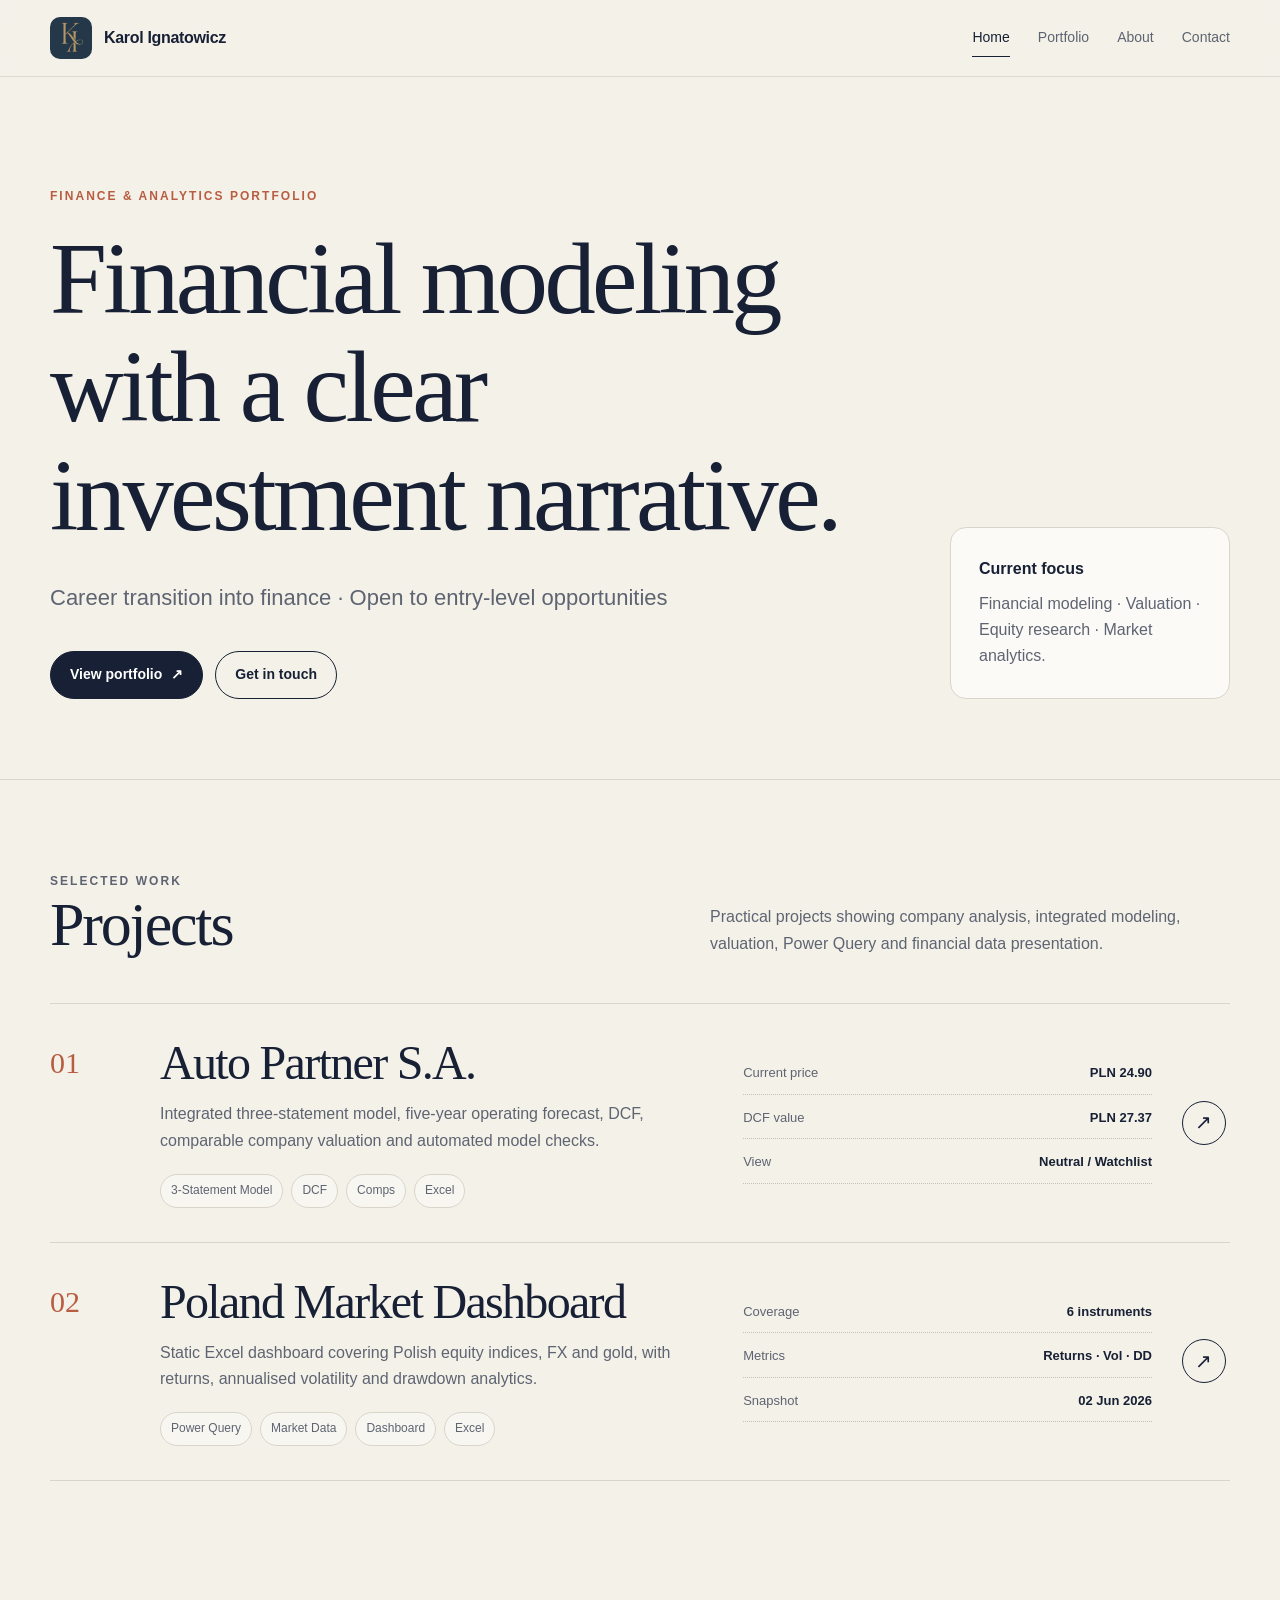
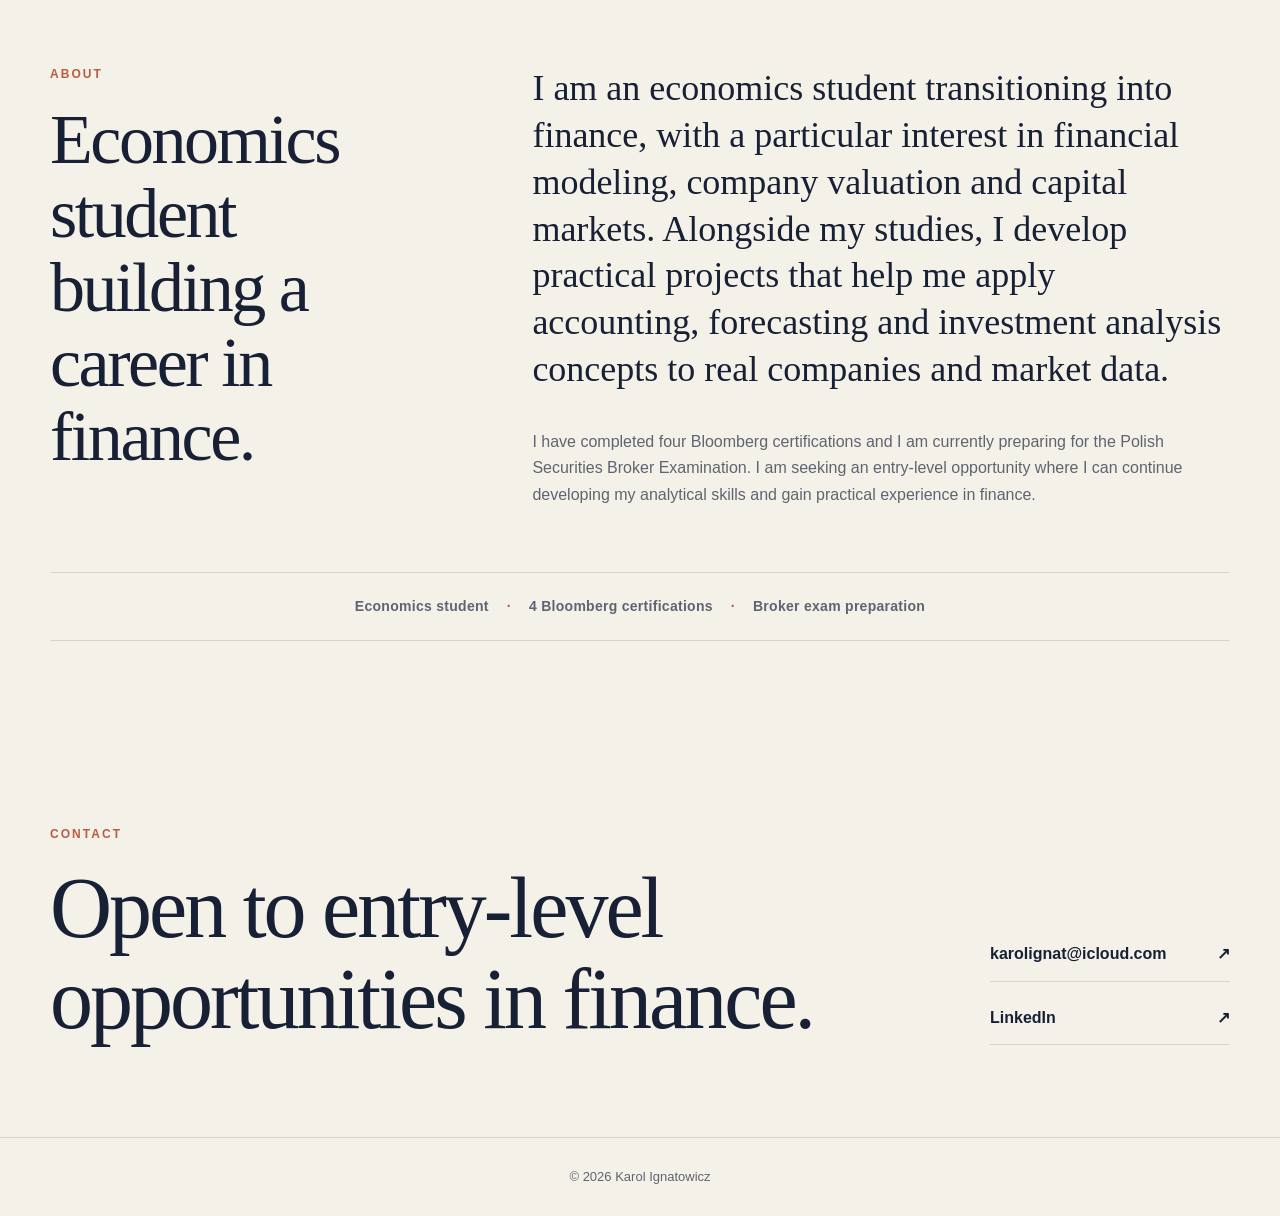
<file: index.html>
<!doctype html>
<html lang="en">
<head>
  <meta charset="utf-8">
  <meta name="viewport" content="width=device-width, initial-scale=1">
  <meta name="description" content="Karol Ignatowicz — financial modeling, valuation and market analytics portfolio.">
  <meta name="theme-color" content="#f4f1e9">
  <title>Karol Ignatowicz — Financial Analysis</title>
  <link rel="icon" href="assets/monogram.svg" type="image/svg+xml">
  <link rel="stylesheet" href="styles.css">
</head>
<body>
<a class="skip-link" href="#main">Skip to content</a>
<header class="site-header">
  <div class="container nav">
    <a class="brand" href="index.html" aria-label="Karol Ignatowicz home"><img class="brand-logo" src="assets/monogram.svg" alt=""><span>Karol Ignatowicz</span></a>
    <button class="menu-button" type="button" aria-expanded="false" aria-controls="site-nav">Menu</button>
    <nav class="nav-links" id="site-nav" aria-label="Primary navigation">
      <a aria-current="page" href="index.html">Home</a>
      <a href="portfolio.html">Portfolio</a>
      <a href="#about">About</a>
      <a href="#contact">Contact</a>
    </nav>
  </div>
</header>
<main id="main">
  <section class="hero">
    <div class="container">
      <div class="hero-grid">
        <div>
          <p class="eyebrow">FINANCE & ANALYTICS PORTFOLIO</p>
          <h1>Financial modeling with a clear investment narrative.</h1>
          <p class="lead">Career transition into finance · Open to entry-level opportunities</p>
          <div class="hero-actions">
            <a class="button primary" href="portfolio.html">View portfolio <span aria-hidden="true">↗</span></a>
            <a class="button secondary" href="#contact">Get in touch</a>
          </div>
        </div>
        <aside class="hero-note">
          <strong>Current focus</strong>
          <p>Financial modeling · Valuation · Equity research · Market analytics.</p>
        </aside>
      </div>
      
    </div>
  </section>

  <section class="section" id="projects">
    <div class="container">
      <div class="section-head">
        <div><p class="eyebrow">Selected work</p><h2>Projects</h2></div>
        <p>Practical projects showing company analysis, integrated modeling, valuation, Power Query and financial data presentation.</p>
      </div>
      <div class="project-list">
        <a class="project-row" href="auto-partner.html">
          <div class="project-index">01</div>
          <div>
            <h3>Auto Partner S.A.</h3>
            <p>Integrated three-statement model, five-year operating forecast, DCF, comparable company valuation and automated model checks.</p>
            <div class="tags"><span class="tag">3-Statement Model</span><span class="tag">DCF</span><span class="tag">Comps</span><span class="tag">Excel</span></div>
          </div>
          <div class="project-data">
            <div class="data-line"><span>Current price</span><strong>PLN 24.90</strong></div>
            <div class="data-line"><span>DCF value</span><strong>PLN 27.37</strong></div>
            <div class="data-line"><span>View</span><strong>Neutral / Watchlist</strong></div>
          </div>
          <span class="arrow" aria-hidden="true">↗</span>
        </a>
        <a class="project-row" href="market-dashboard.html">
          <div class="project-index">02</div>
          <div>
            <h3>Poland Market Dashboard</h3>
            <p>Static Excel dashboard covering Polish equity indices, FX and gold, with returns, annualised volatility and drawdown analytics.</p>
            <div class="tags"><span class="tag">Power Query</span><span class="tag">Market Data</span><span class="tag">Dashboard</span><span class="tag">Excel</span></div>
          </div>
          <div class="project-data">
            <div class="data-line"><span>Coverage</span><strong>6 instruments</strong></div>
            <div class="data-line"><span>Metrics</span><strong>Returns · Vol · DD</strong></div>
            <div class="data-line"><span>Snapshot</span><strong>02 Jun 2026</strong></div>
          </div>
          <span class="arrow" aria-hidden="true">↗</span>
        </a>
      </div>
    </div>
  </section>

  <section class="section" id="about">
    <div class="container about-grid">
      <div><p class="eyebrow">About</p><h2>Economics student building a career in finance.</h2></div>
      <div>
        <div class="about-copy"><p>I am an economics student transitioning into finance, with a particular interest in financial modeling, company valuation and capital markets. Alongside my studies, I develop practical projects that help me apply accounting, forecasting and investment analysis concepts to real companies and market data.</p></div>
        <p class="about-small"> I have completed four Bloomberg certifications and I am currently
        preparing for the Polish Securities Broker Examination. I am seeking an
        entry-level opportunity where I can continue developing my analytical
        skills and gain practical experience in finance.</p>
      </div>
    </div>
      <div class="container about-facts" aria-label="Education and development">
    <span>Economics student</span>
    <span>4 Bloomberg certifications</span>
    <span>Broker exam preparation</span>
  </div>
</section>



  <section class="section" id="contact">
    <div class="container contact">
      <div><p class="eyebrow">Contact</p><h2>Open to entry-level opportunities in finance.</h2></div>
      <div class="contact-links">
        <a class="contact-link" href="mailto:karolignat@icloud.com">
  <span>karolignat@icloud.com</span>
  <span>↗</span>
</a>
       
        <a
  class="contact-link"
  href="https://www.linkedin.com/in/karol-ignatowicz-835a3831b"
  target="_blank"
  rel="noreferrer"
>
  <span>LinkedIn</span>
  <span>↗</span>
</a>
      </div>
    </div>
  </section>
</main>
<footer class="site-footer">
  <div class="container footer-row">
    <span>© <span data-year></span> Karol Ignatowicz</span>
  </div>
</footer>
<script src="script.js"></script>
</body>
</html>
</file>
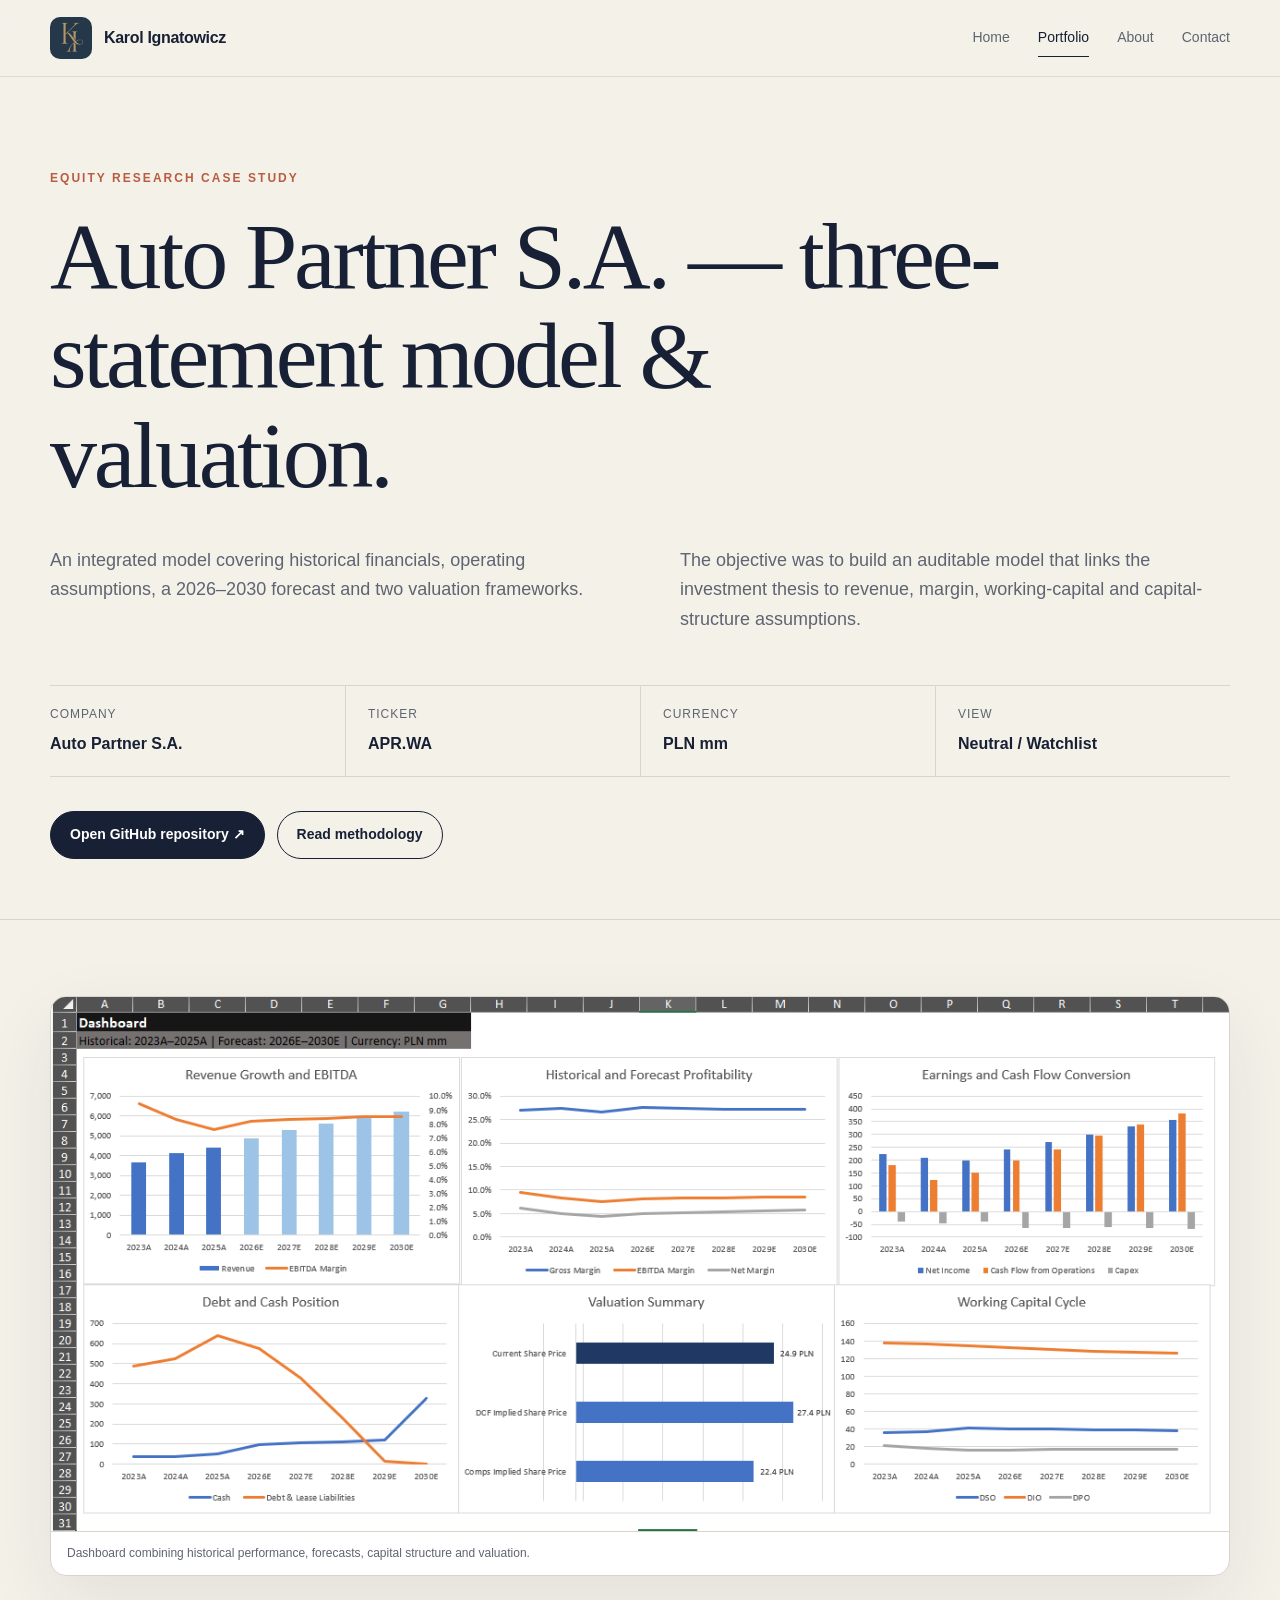
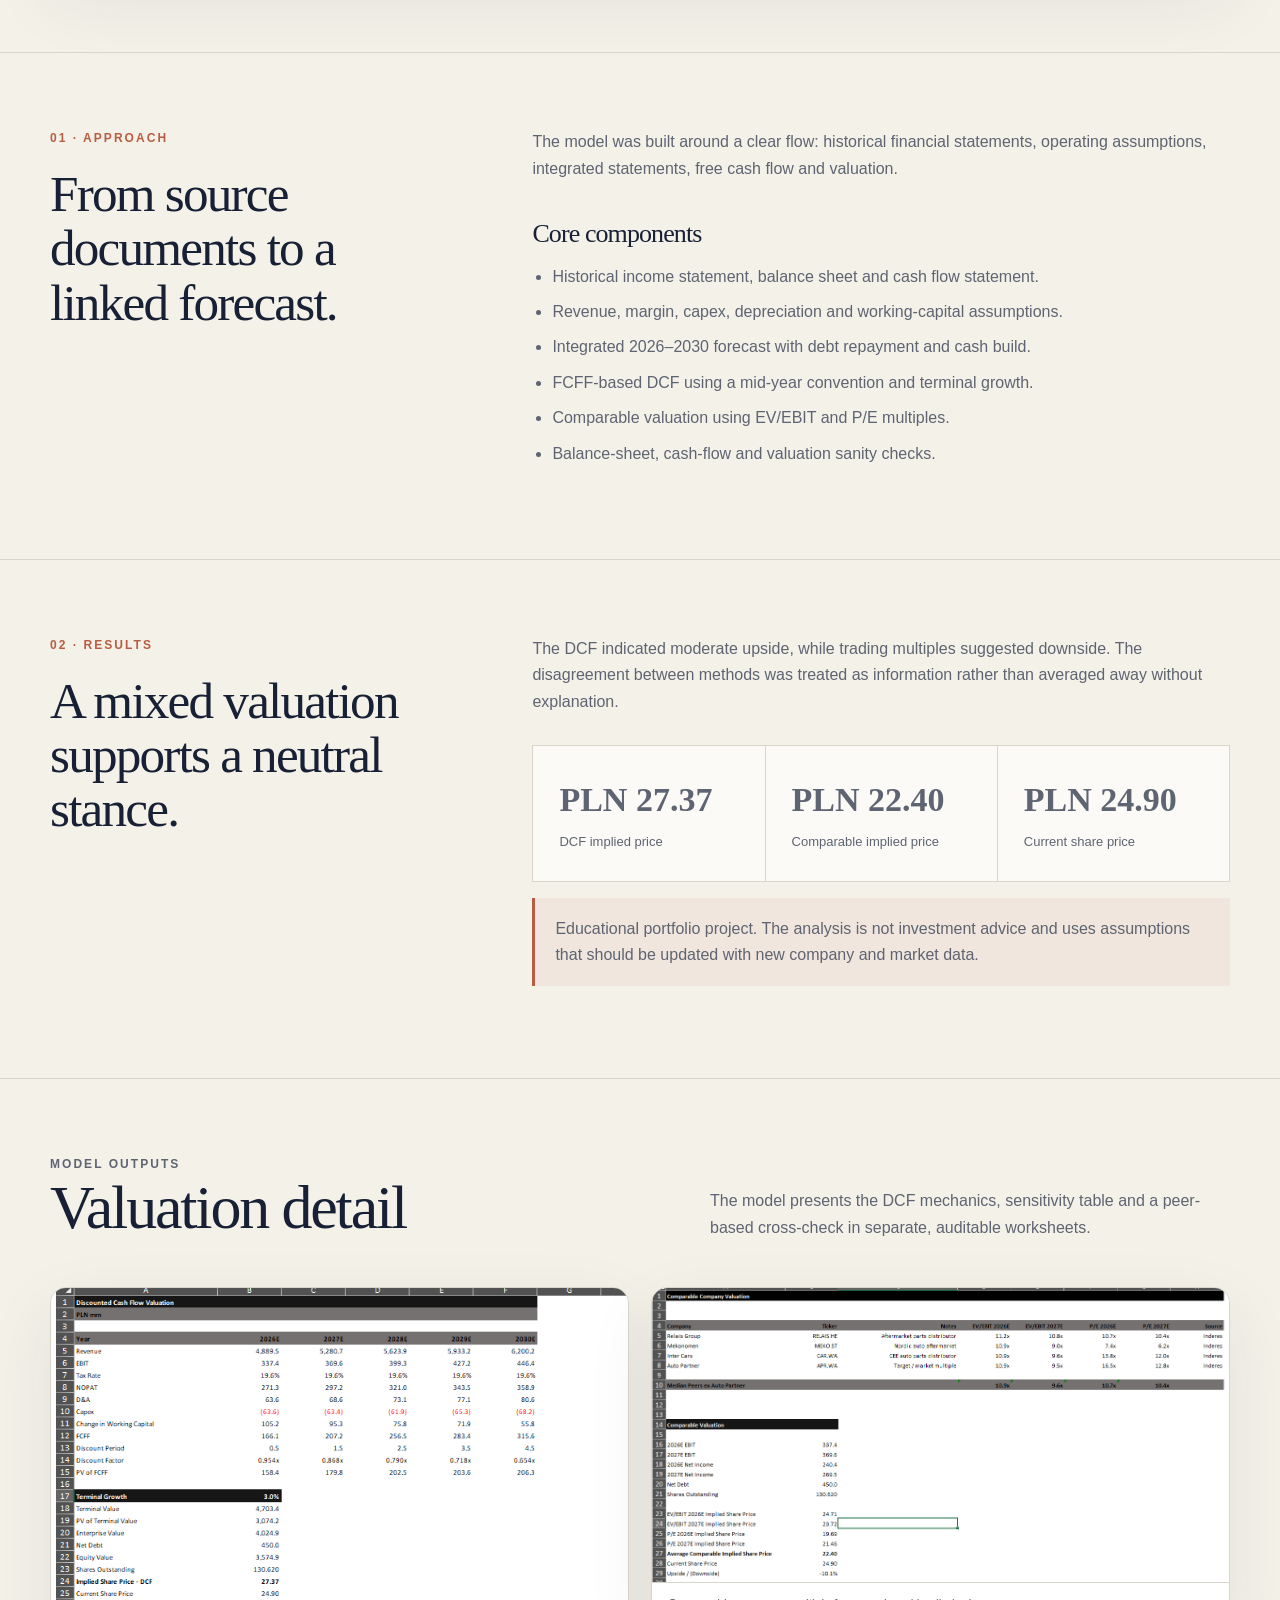
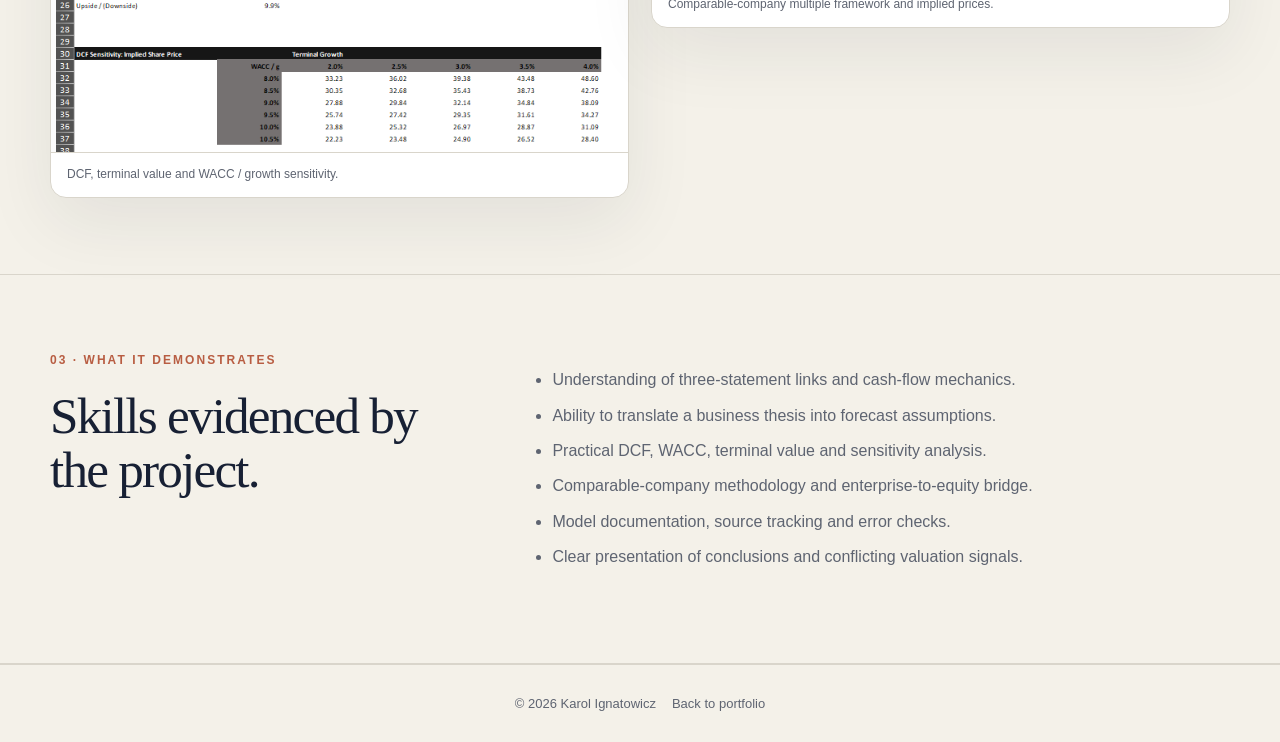
<file: auto-partner.html>
<!doctype html>
<html lang="en">
<head><meta charset="utf-8"><meta name="viewport" content="width=device-width, initial-scale=1"><meta name="description" content="Auto Partner S.A. three-statement model and valuation case study."><title>Auto Partner S.A. — Karol Ignatowicz</title><link rel="icon" href="assets/monogram.svg" type="image/svg+xml"><link rel="stylesheet" href="styles.css"></head>
<body>
<a class="skip-link" href="#main">Skip to content</a>
<header class="site-header"><div class="container nav"><a class="brand" href="index.html"><img class="brand-logo" src="assets/monogram.svg" alt=""><span>Karol Ignatowicz</span></a><button class="menu-button" type="button" aria-expanded="false" aria-controls="site-nav">Menu</button><nav class="nav-links" id="site-nav"><a href="index.html">Home</a><a aria-current="page" href="portfolio.html">Portfolio</a><a href="index.html#about">About</a><a href="index.html#contact">Contact</a></nav></div></header>
<main id="main">
<section class="page-hero"><div class="container"><p class="eyebrow">Equity research case study</p><h1>Auto Partner S.A. — three-statement model & valuation.</h1><div class="page-intro"><p>An integrated model covering historical financials, operating assumptions, a 2026–2030 forecast and two valuation frameworks.</p><p>The objective was to build an auditable model that links the investment thesis to revenue, margin, working-capital and capital-structure assumptions.</p></div><div class="case-meta"><div><span>Company</span><strong>Auto Partner S.A.</strong></div><div><span>Ticker</span><strong>APR.WA</strong></div><div><span>Currency</span><strong>PLN mm</strong></div><div><span>View</span><strong>Neutral / Watchlist</strong></div></div><div class="project-actions"><a class="button primary" href="https://github.com/IgnatowiczKarol/auto-partner-statement-model" target="_blank" rel="noreferrer">Open GitHub repository ↗</a><a class="button secondary" href="#methodology">Read methodology</a></div></div></section>
<section class="case-section"><div class="container"><div class="visual-frame"><img src="assets/auto-partner-dashboard.png" alt="Auto Partner financial model dashboard showing revenue, profitability, cash flow, debt and valuation"><div class="visual-caption">Dashboard combining historical performance, forecasts, capital structure and valuation.</div></div></div></section>
<section class="case-section" id="methodology"><div class="container case-grid"><div><p class="eyebrow">01 · Approach</p><h2>From source documents to a linked forecast.</h2></div><div class="case-copy"><p>The model was built around a clear flow: historical financial statements, operating assumptions, integrated statements, free cash flow and valuation.</p><h3>Core components</h3><ul class="clean-list"><li>Historical income statement, balance sheet and cash flow statement.</li><li>Revenue, margin, capex, depreciation and working-capital assumptions.</li><li>Integrated 2026–2030 forecast with debt repayment and cash build.</li><li>FCFF-based DCF using a mid-year convention and terminal growth.</li><li>Comparable valuation using EV/EBIT and P/E multiples.</li><li>Balance-sheet, cash-flow and valuation sanity checks.</li></ul></div></div></section>
<section class="case-section"><div class="container case-grid"><div><p class="eyebrow">02 · Results</p><h2>A mixed valuation supports a neutral stance.</h2></div><div class="case-copy"><p>The DCF indicated moderate upside, while trading multiples suggested downside. The disagreement between methods was treated as information rather than averaged away without explanation.</p><div class="result-strip"><div class="result"><strong>PLN 27.37</strong><span>DCF implied price</span></div><div class="result"><strong>PLN 22.40</strong><span>Comparable implied price</span></div><div class="result"><strong>PLN 24.90</strong><span>Current share price</span></div></div><p class="notice">Educational portfolio project. The analysis is not investment advice and uses assumptions that should be updated with new company and market data.</p></div></div></section>
<section class="case-section"><div class="container"><div class="section-head"><div><p class="eyebrow">Model outputs</p><h2>Valuation detail</h2></div><p>The model presents the DCF mechanics, sensitivity table and a peer-based cross-check in separate, auditable worksheets.</p></div><div class="gallery"><div class="visual-frame"><img src="assets/auto-partner-dcf.png" alt="Discounted cash flow valuation and sensitivity table"><div class="visual-caption">DCF, terminal value and WACC / growth sensitivity.</div></div><div class="visual-frame"><img src="assets/auto-partner-comps.png" alt="Comparable company valuation using EV EBIT and price earnings multiples"><div class="visual-caption">Comparable-company multiple framework and implied prices.</div></div></div></div></section>
<section class="case-section"><div class="container case-grid"><div><p class="eyebrow">03 · What it demonstrates</p><h2>Skills evidenced by the project.</h2></div><div class="case-copy"><ul class="clean-list"><li>Understanding of three-statement links and cash-flow mechanics.</li><li>Ability to translate a business thesis into forecast assumptions.</li><li>Practical DCF, WACC, terminal value and sensitivity analysis.</li><li>Comparable-company methodology and enterprise-to-equity bridge.</li><li>Model documentation, source tracking and error checks.</li><li>Clear presentation of conclusions and conflicting valuation signals.</li></ul></div></div></section>
</main><footer class="site-footer"><div class="container footer-row"><span>© <span data-year></span> Karol Ignatowicz</span><a href="portfolio.html">Back to portfolio</a></div></footer><script src="script.js"></script>
</body></html>
</file>
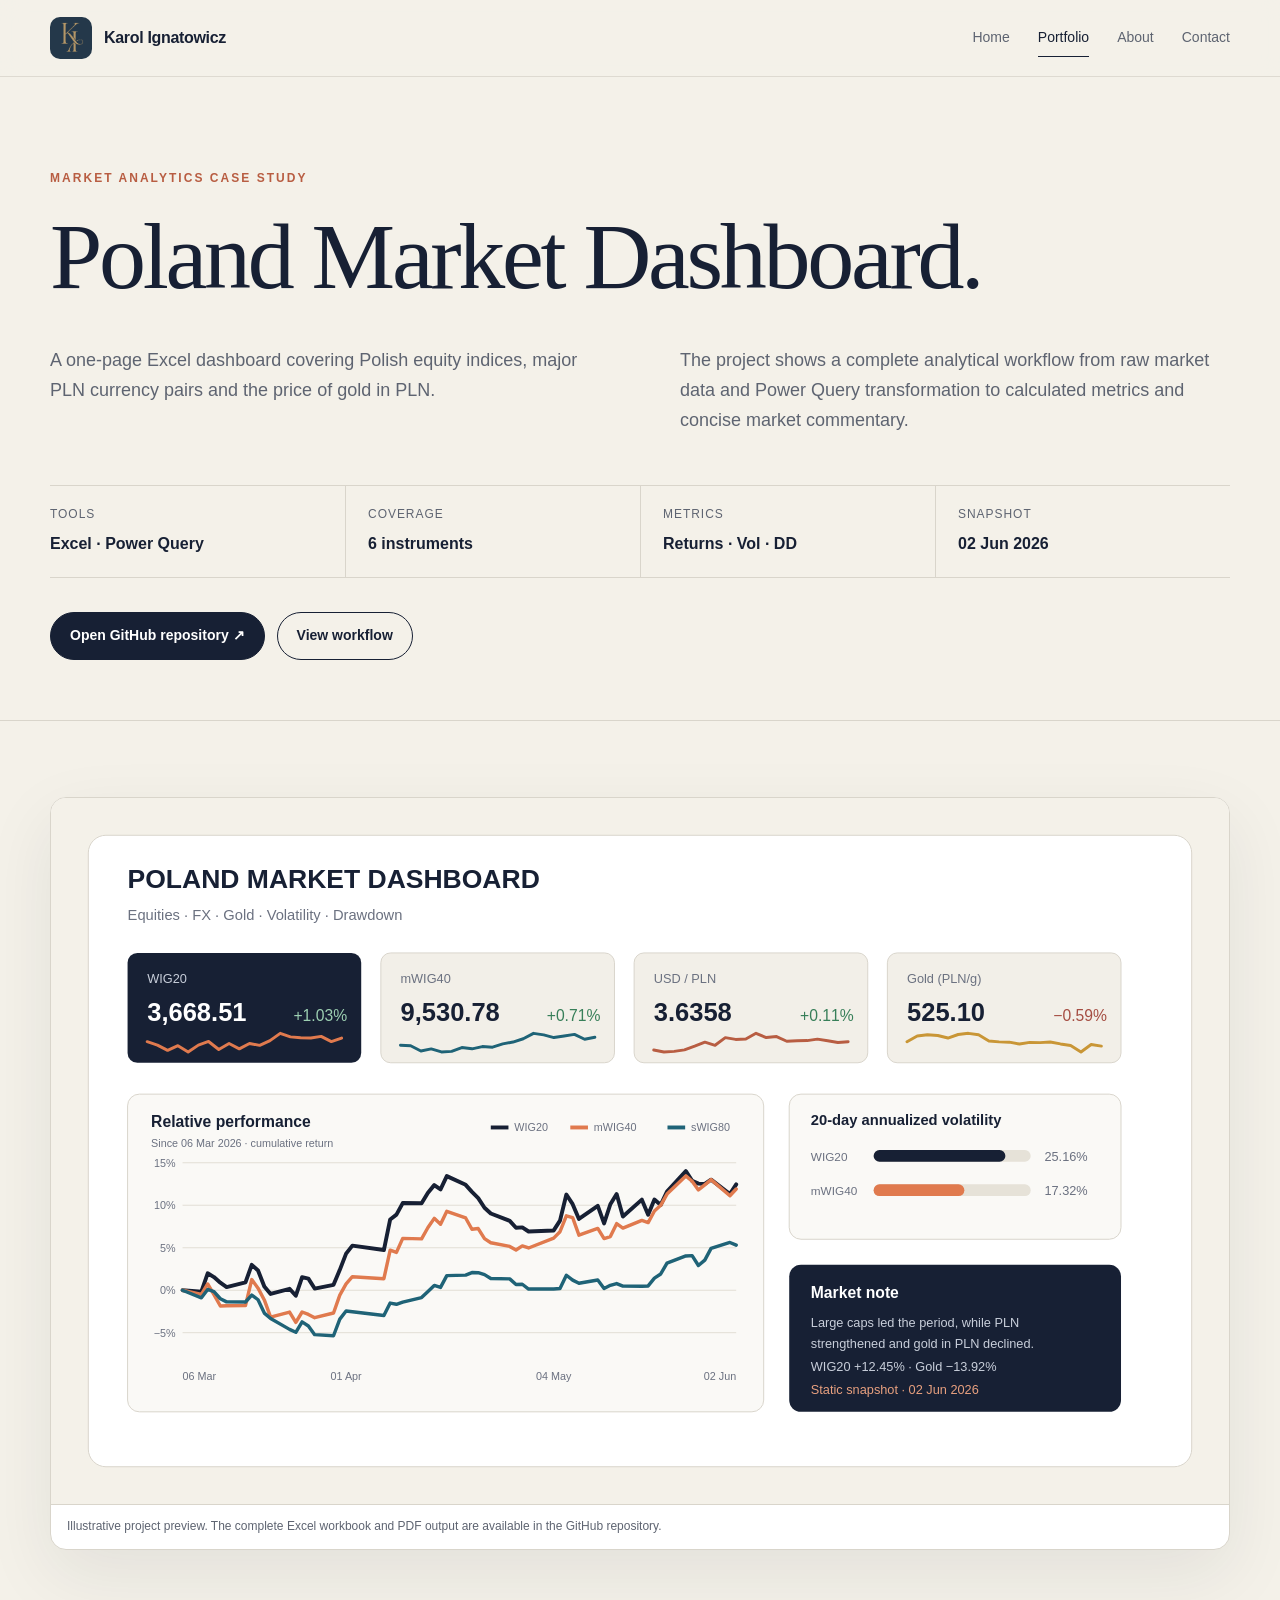
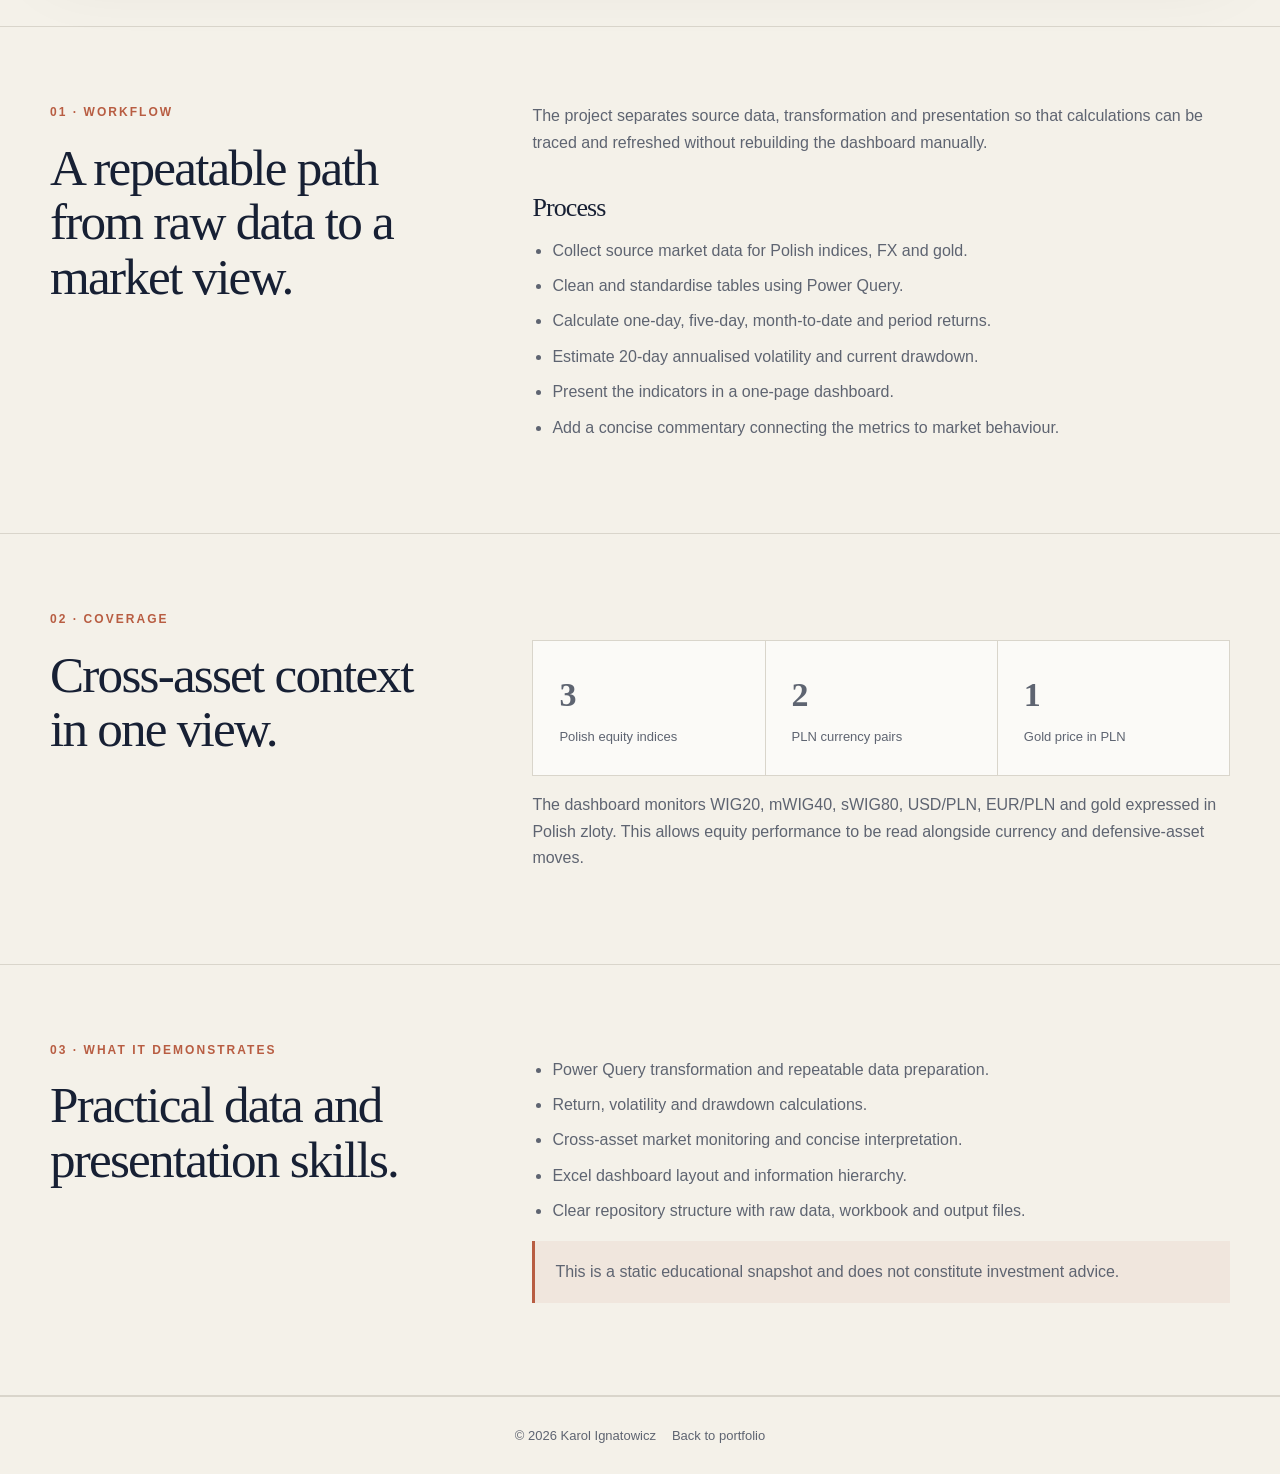
<file: market-dashboard.html>
<!doctype html>
<html lang="en">
<head><meta charset="utf-8"><meta name="viewport" content="width=device-width, initial-scale=1"><meta name="description" content="Poland Market Dashboard — Excel and Power Query case study."><title>Poland Market Dashboard — Karol Ignatowicz</title><link rel="icon" href="assets/monogram.svg" type="image/svg+xml"><link rel="stylesheet" href="styles.css"></head>
<body>
<a class="skip-link" href="#main">Skip to content</a>
<header class="site-header"><div class="container nav"><a class="brand" href="index.html"><img class="brand-logo" src="assets/monogram.svg" alt=""><span>Karol Ignatowicz</span></a><button class="menu-button" type="button" aria-expanded="false" aria-controls="site-nav">Menu</button><nav class="nav-links" id="site-nav"><a href="index.html">Home</a><a aria-current="page" href="portfolio.html">Portfolio</a><a href="index.html#about">About</a><a href="index.html#contact">Contact</a></nav></div></header>
<main id="main">
<section class="page-hero"><div class="container"><p class="eyebrow">Market analytics case study</p><h1>Poland Market Dashboard.</h1><div class="page-intro"><p>A one-page Excel dashboard covering Polish equity indices, major PLN currency pairs and the price of gold in PLN.</p><p>The project shows a complete analytical workflow from raw market data and Power Query transformation to calculated metrics and concise market commentary.</p></div><div class="case-meta"><div><span>Tools</span><strong>Excel · Power Query</strong></div><div><span>Coverage</span><strong>6 instruments</strong></div><div><span>Metrics</span><strong>Returns · Vol · DD</strong></div><div><span>Snapshot</span><strong>02 Jun 2026</strong></div></div><div class="project-actions"><a class="button primary" href="https://github.com/IgnatowiczKarol/poland-market-dashboard" target="_blank" rel="noreferrer">Open GitHub repository ↗</a><a class="button secondary" href="#workflow">View workflow</a></div></div></section>
<section class="case-section"><div class="container"><div class="visual-frame"><img src="assets/market-dashboard-preview.svg" alt="Stylised preview of the Poland Market Dashboard"><div class="visual-caption">Illustrative project preview. The complete Excel workbook and PDF output are available in the GitHub repository.</div></div></div></section>
<section class="case-section" id="workflow"><div class="container case-grid"><div><p class="eyebrow">01 · Workflow</p><h2>A repeatable path from raw data to a market view.</h2></div><div class="case-copy"><p>The project separates source data, transformation and presentation so that calculations can be traced and refreshed without rebuilding the dashboard manually.</p><h3>Process</h3><ul class="clean-list"><li>Collect source market data for Polish indices, FX and gold.</li><li>Clean and standardise tables using Power Query.</li><li>Calculate one-day, five-day, month-to-date and period returns.</li><li>Estimate 20-day annualised volatility and current drawdown.</li><li>Present the indicators in a one-page dashboard.</li><li>Add a concise commentary connecting the metrics to market behaviour.</li></ul></div></div></section>
<section class="case-section"><div class="container case-grid"><div><p class="eyebrow">02 · Coverage</p><h2>Cross-asset context in one view.</h2></div><div class="case-copy"><div class="result-strip"><div class="result"><strong>3</strong><span>Polish equity indices</span></div><div class="result"><strong>2</strong><span>PLN currency pairs</span></div><div class="result"><strong>1</strong><span>Gold price in PLN</span></div></div><p>The dashboard monitors WIG20, mWIG40, sWIG80, USD/PLN, EUR/PLN and gold expressed in Polish zloty. This allows equity performance to be read alongside currency and defensive-asset moves.</p></div></div></section>
<section class="case-section"><div class="container case-grid"><div><p class="eyebrow">03 · What it demonstrates</p><h2>Practical data and presentation skills.</h2></div><div class="case-copy"><ul class="clean-list"><li>Power Query transformation and repeatable data preparation.</li><li>Return, volatility and drawdown calculations.</li><li>Cross-asset market monitoring and concise interpretation.</li><li>Excel dashboard layout and information hierarchy.</li><li>Clear repository structure with raw data, workbook and output files.</li></ul><p class="notice">This is a static educational snapshot and does not constitute investment advice.</p></div></div></section>
</main><footer class="site-footer"><div class="container footer-row"><span>© <span data-year></span> Karol Ignatowicz</span><a href="portfolio.html">Back to portfolio</a></div></footer><script src="script.js"></script>
</body></html>
</file>
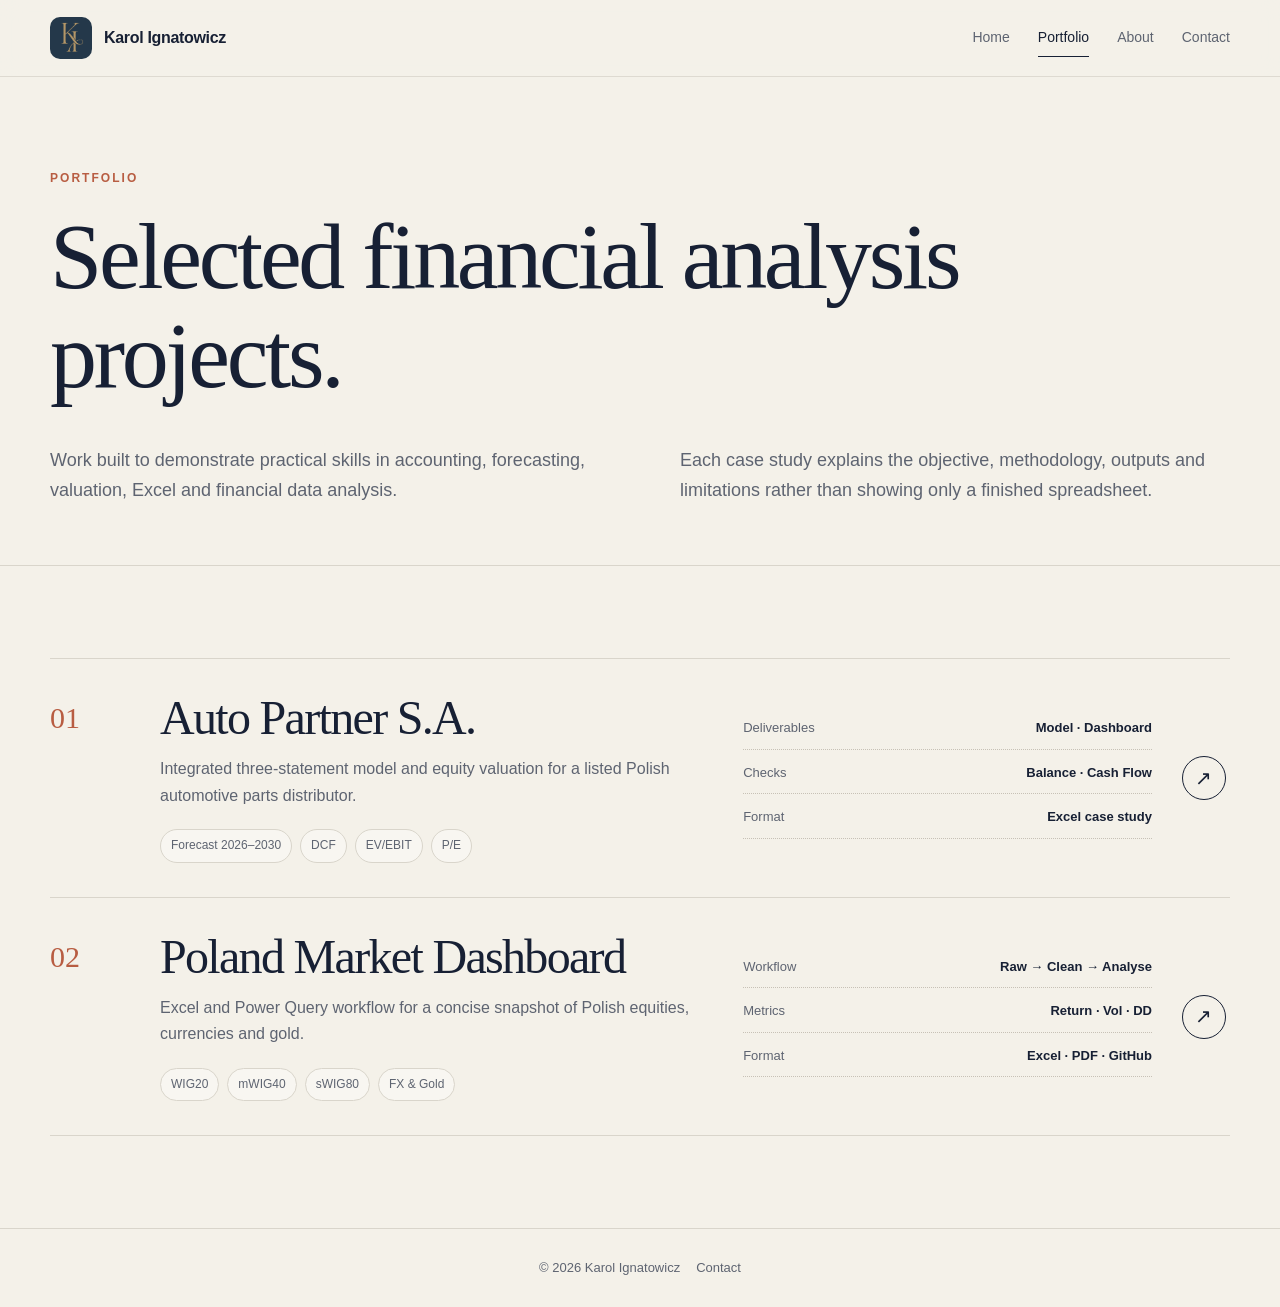
<file: portfolio.html>
<!doctype html>
<html lang="en">
<head><meta charset="utf-8"><meta name="viewport" content="width=device-width, initial-scale=1"><meta name="description" content="Selected financial analysis projects by Karol Ignatowicz."><title>Portfolio — Karol Ignatowicz</title><link rel="icon" href="assets/monogram.svg" type="image/svg+xml"><link rel="stylesheet" href="styles.css"></head>
<body>
<a class="skip-link" href="#main">Skip to content</a>
<header class="site-header"><div class="container nav"><a class="brand" href="index.html"><img class="brand-logo" src="assets/monogram.svg" alt=""><span>Karol Ignatowicz</span></a><button class="menu-button" type="button" aria-expanded="false" aria-controls="site-nav">Menu</button><nav class="nav-links" id="site-nav"><a href="index.html">Home</a><a aria-current="page" href="portfolio.html">Portfolio</a><a href="index.html#about">About</a><a href="index.html#contact">Contact</a></nav></div></header>
<main id="main">
<section class="page-hero"><div class="container"><p class="eyebrow">Portfolio</p><h1>Selected financial analysis projects.</h1><div class="page-intro"><p>Work built to demonstrate practical skills in accounting, forecasting, valuation, Excel and financial data analysis.</p><p>Each case study explains the objective, methodology, outputs and limitations rather than showing only a finished spreadsheet.</p></div></div></section>
<section class="section"><div class="container"><div class="project-list">
<a class="project-row" href="auto-partner.html"><div class="project-index">01</div><div><h3>Auto Partner S.A.</h3><p>Integrated three-statement model and equity valuation for a listed Polish automotive parts distributor.</p><div class="tags"><span class="tag">Forecast 2026–2030</span><span class="tag">DCF</span><span class="tag">EV/EBIT</span><span class="tag">P/E</span></div></div><div class="project-data"><div class="data-line"><span>Deliverables</span><strong>Model · Dashboard</strong></div><div class="data-line"><span>Checks</span><strong>Balance · Cash Flow</strong></div><div class="data-line"><span>Format</span><strong>Excel case study</strong></div></div><span class="arrow">↗</span></a>
<a class="project-row" href="market-dashboard.html"><div class="project-index">02</div><div><h3>Poland Market Dashboard</h3><p>Excel and Power Query workflow for a concise snapshot of Polish equities, currencies and gold.</p><div class="tags"><span class="tag">WIG20</span><span class="tag">mWIG40</span><span class="tag">sWIG80</span><span class="tag">FX & Gold</span></div></div><div class="project-data"><div class="data-line"><span>Workflow</span><strong>Raw → Clean → Analyse</strong></div><div class="data-line"><span>Metrics</span><strong>Return · Vol · DD</strong></div><div class="data-line"><span>Format</span><strong>Excel · PDF · GitHub</strong></div></div><span class="arrow">↗</span></a>
</div></div></section>
</main><footer class="site-footer"><div class="container footer-row"><span>© <span data-year></span> Karol Ignatowicz</span><a href="index.html#contact">Contact</a></div></footer><script src="script.js"></script>
</body></html>
</file>
<file: styles.css>
:root {
  --ink: #172034;
  --ink-soft: #5e6471;
  --paper: #f4f1e9;
  --surface: #fbfaf7;
  --white: #ffffff;
  --line: #d9d5cb;
  --accent: #b85d42;
  --accent-dark: #8f4230;
  --teal: #1f6377;
  --max: 1180px;
  --serif: Georgia, 'Times New Roman', serif;
  --sans: Inter, ui-sans-serif, -apple-system, BlinkMacSystemFont, 'Segoe UI', sans-serif;
}
* { box-sizing: border-box; }
html { scroll-behavior: smooth; }
body { margin: 0; color: var(--ink); background: var(--paper); font-family: var(--sans); line-height: 1.65; }
a { color: inherit; text-decoration: none; }
img { display: block; max-width: 100%; }
button, a { -webkit-tap-highlight-color: transparent; }
.container { width: min(calc(100% - 40px), var(--max)); margin-inline: auto; }
.skip-link { position: fixed; left: 16px; top: -60px; background: var(--ink); color: #fff; padding: 10px 14px; z-index: 100; border-radius: 6px; }
.skip-link:focus { top: 16px; }
.site-header { position: sticky; top: 0; z-index: 30; background: rgba(244,241,233,.92); backdrop-filter: blur(12px); border-bottom: 1px solid rgba(217,213,203,.8); }
.nav { min-height: 76px; display: flex; align-items: center; justify-content: space-between; gap: 24px; }
.brand { display: inline-flex; align-items: center; gap: 12px; font-weight: 750; letter-spacing: -.02em; }
.brand-logo {
  display: block;
  width: 42px;
  height: 42px;
  flex: 0 0 42px;
  object-fit: cover;
  border-radius: 10px;
}
.nav-links { display: flex; align-items: center; gap: 28px; color: var(--ink-soft); font-size: 14px; }
.nav-links a { position: relative; padding: 7px 0; }
.nav-links a::after { content: ''; position: absolute; left: 0; bottom: 0; width: 100%; height: 1px; background: var(--ink); transform: scaleX(0); transform-origin: left; transition: transform .2s ease; }
.nav-links a:hover::after, .nav-links a[aria-current='page']::after { transform: scaleX(1); }
.nav-links a[aria-current='page'] { color: var(--ink); }
.menu-button { display: none; border: 0; background: transparent; color: var(--ink); font-size: 14px; font-weight: 700; }
.hero { padding: 110px 0 80px; border-bottom: 1px solid var(--line); }
.hero-grid { display: grid; grid-template-columns: minmax(0, 1.5fr) minmax(280px, .5fr); gap: 80px; align-items: end; }
.eyebrow { margin: 0 0 18px; color: var(--accent); font-size: 12px; font-weight: 800; letter-spacing: .17em; text-transform: uppercase; }
h1, h2, h3 { font-family: var(--serif); font-weight: 500; line-height: 1.06; letter-spacing: -.035em; }
h1 { max-width: 820px; margin: 0; font-size: clamp(54px, 8vw, 104px); }
.lead { max-width: 710px; margin: 30px 0 0; font-size: clamp(18px, 2vw, 22px); color: var(--ink-soft); }
.hero-actions, .project-actions { display: flex; flex-wrap: wrap; gap: 12px; margin-top: 34px; }
.button { display: inline-flex; align-items: center; justify-content: center; gap: 9px; min-height: 48px; padding: 0 19px; border: 1px solid var(--ink); border-radius: 999px; font-size: 14px; font-weight: 750; transition: transform .2s ease, background .2s ease, color .2s ease; }
.button:hover { transform: translateY(-2px); }
.button.primary { background: var(--ink); color: #fff; }
.button.secondary { background: transparent; }
.button.small { min-height: 42px; padding: 0 16px; }
.hero-note { padding: 28px; background: var(--surface); border: 1px solid var(--line); border-radius: 16px; }
.hero-note p { margin: 0; color: var(--ink-soft); }
.hero-note strong { display: block; color: var(--ink); margin-bottom: 8px; }
.metrics { display: grid; grid-template-columns: repeat(3, 1fr); margin-top: 56px; border-top: 1px solid var(--line); border-bottom: 1px solid var(--line); }
.metric { padding: 24px 28px 24px 0; }
.metric + .metric { border-left: 1px solid var(--line); padding-left: 28px; }
.metric-value { display: block; font-family: var(--serif); font-size: 38px; line-height: 1; }
.metric-label { display: block; margin-top: 9px; color: var(--ink-soft); font-size: 13px; text-transform: uppercase; letter-spacing: .08em; }
.section { padding: 92px 0; }
.section-head { display: flex; align-items: end; justify-content: space-between; gap: 30px; margin-bottom: 46px; }
.section-head h2 { margin: 0; font-size: clamp(38px, 5vw, 62px); }
.section-head p { max-width: 520px; margin: 0; color: var(--ink-soft); }
.project-list { border-top: 1px solid var(--line); }
.project-row { display: grid; grid-template-columns: 80px minmax(0, 1.15fr) minmax(260px, .85fr) 48px; gap: 30px; align-items: center; min-height: 210px; padding: 34px 0; border-bottom: 1px solid var(--line); }
.project-index { align-self: start; color: var(--accent); font-family: var(--serif); font-size: 30px; }
.project-row h3 { margin: 0 0 12px; font-size: clamp(30px, 4vw, 48px); }
.project-row p { margin: 0; max-width: 650px; color: var(--ink-soft); }
.tags { display: flex; flex-wrap: wrap; gap: 8px; margin-top: 20px; }
.tag { padding: 6px 10px; border: 1px solid var(--line); border-radius: 999px; background: rgba(255,255,255,.35); color: var(--ink-soft); font-size: 12px; }
.project-data { display: grid; gap: 12px; }
.data-line { display: flex; justify-content: space-between; gap: 20px; padding-bottom: 10px; border-bottom: 1px dotted #c7c1b6; font-size: 13px; }
.data-line span:first-child { color: var(--ink-soft); }
.arrow { display: grid; place-items: center; width: 44px; height: 44px; border: 1px solid var(--ink); border-radius: 50%; font-size: 20px; transition: .2s ease; }
.project-row:hover .arrow { background: var(--ink); color: #fff; transform: translate(3px,-3px); }
.about-grid { display: grid; grid-template-columns: .72fr 1.28fr; gap: 90px; }
.about-grid h2 { margin: 0; font-size: clamp(40px, 6vw, 70px); }
.about-copy { font-family: var(--serif); font-size: clamp(24px, 3vw, 36px); line-height: 1.3; }
.about-copy p { margin-top: 0; }
.about-small { max-width: 680px; color: var(--ink-soft); font-family: var(--sans); font-size: 16px; }
.about-facts {
  display: flex;
  flex-wrap: wrap;
  align-items: center;
  margin-top: 48px;
  padding: 22px 0;
  border-top: 1px solid var(--line);
  border-bottom: 1px solid var(--line);
  color: var(--ink-soft);
  font-size: 14px;
  font-weight: 700;
  font-family: var(--sans);
letter-spacing: 0.02em;
    justify-content: center;
}

.about-facts span + span::before {
  content: "·";
  margin: 0 18px;
  color: var(--accent);
}
.skill-grid { display: grid; grid-template-columns: repeat(4, 1fr); gap: 1px; margin-top: 48px; background: var(--line); border: 1px solid var(--line); }
.skill { min-height: 150px; padding: 24px; background: var(--surface); }
.skill strong { display: block; margin-bottom: 8px; }
.skill span { color: var(--ink-soft); font-size: 14px; }
.quote { margin: 0; padding: 70px 0; border-top: 1px solid var(--line); border-bottom: 1px solid var(--line); font-family: var(--serif); font-size: clamp(30px, 5vw, 58px); line-height: 1.2; }
.contact { display: grid; grid-template-columns: 1fr auto; gap: 40px; align-items: end; }
.contact h2 { max-width: 800px; margin: 0; font-size: clamp(46px, 7vw, 86px); }
.contact-links { display: grid; gap: 10px; min-width: 240px; }
.contact-link { display: flex; align-items: center; justify-content: space-between; padding: 13px 0; border-bottom: 1px solid var(--line); font-weight: 700; }
.site-footer { padding: 28px 0; border-top: 1px solid var(--line); color: var(--ink-soft); font-size: 13px; }
.footer-row {
  display: flex;
  justify-content: center;
  text-align: center;
  gap: 16px;
}
.page-hero { padding: 92px 0 60px; border-bottom: 1px solid var(--line); }
.page-hero h1 { max-width: 980px; font-size: clamp(54px, 8vw, 94px); }
.page-intro { display: grid; grid-template-columns: 1fr 1fr; gap: 80px; margin-top: 40px; }
.page-intro p { margin: 0; color: var(--ink-soft); font-size: 18px; }
.case-meta { display: grid; grid-template-columns: repeat(4,1fr); border-top: 1px solid var(--line); border-bottom: 1px solid var(--line); margin-top: 50px; }
.case-meta > div { padding: 19px 22px 19px 0; }
.case-meta > div + div { border-left: 1px solid var(--line); padding-left: 22px; }
.case-meta span { display: block; color: var(--ink-soft); font-size: 12px; text-transform: uppercase; letter-spacing: .08em; }
.case-meta strong { display: block; margin-top: 6px; }
.case-section { padding: 76px 0; border-bottom: 1px solid var(--line); }
.case-grid { display: grid; grid-template-columns: .72fr 1.28fr; gap: 90px; }
.case-grid h2 { margin: 0; font-size: clamp(34px, 4vw, 52px); }
.case-copy { color: var(--ink-soft); }
.case-copy p:first-child { margin-top: 0; }
.case-copy h3 { margin: 38px 0 12px; color: var(--ink); font-size: 26px; }
.clean-list { padding-left: 20px; }
.clean-list li { margin-bottom: 9px; }
.visual-frame { overflow: hidden; background: #fff; border: 1px solid var(--line); border-radius: 16px; box-shadow: 0 24px 70px rgba(23,32,52,.08); }
.visual-frame img { width: 100%; }
.visual-caption { padding: 12px 16px; border-top: 1px solid var(--line); color: var(--ink-soft); font-size: 12px; }
.gallery { display: grid; grid-template-columns: 1fr 1fr; gap: 22px; margin-top: 30px; align-items: start; }
.result-strip { display: grid; grid-template-columns: repeat(3,1fr); gap: 1px; background: var(--line); border: 1px solid var(--line); margin-top: 30px; }
.result { padding: 26px; background: var(--surface); }
.result strong {
  display: block;
  font-family: var(--serif);
  font-size: 34px;
  white-space: nowrap;
}
.result span { color: var(--ink-soft); font-size: 13px; }
.notice { padding: 18px 20px; border-left: 3px solid var(--accent); background: rgba(184,93,66,.07); color: var(--ink-soft); }
@media (max-width: 900px) {
  .hero-grid, .about-grid, .page-intro, .case-grid, .contact { grid-template-columns: 1fr; gap: 40px; }
  .project-row { grid-template-columns: 58px 1fr 44px; }
  .project-data { grid-column: 2 / -1; }
  .skill-grid { grid-template-columns: 1fr 1fr; }
  .case-meta { grid-template-columns: 1fr 1fr; }
  .case-meta > div:nth-child(3) { border-left: 0; }
  .gallery { grid-template-columns: 1fr; }
}
@media (max-width: 680px) {
  .container { width: min(calc(100% - 28px), var(--max)); }
  .nav { min-height: 66px; }
  .menu-button { display: block; }
  .nav-links { display: none; position: absolute; left: 14px; right: 14px; top: 64px; padding: 18px; flex-direction: column; align-items: flex-start; gap: 10px; background: var(--surface); border: 1px solid var(--line); border-radius: 12px; }
  .nav-links.open { display: flex; }
  .hero { padding-top: 72px; }
  h1 { font-size: clamp(48px, 15vw, 72px); }
  .metrics { grid-template-columns: 1fr; }
  .metric + .metric { border-left: 0; border-top: 1px solid var(--line); padding-left: 0; }
  .section { padding: 70px 0; }
  .section-head { align-items: start; flex-direction: column; }
  .project-row { grid-template-columns: 44px 1fr; gap: 18px; }
  .project-data, .arrow { grid-column: 2; }
  .project-index { font-size: 23px; }
  .skill-grid, .case-meta, .result-strip { grid-template-columns: 1fr; }
  .case-meta > div + div { border-left: 0; border-top: 1px solid var(--line); padding-left: 0; }
  .footer-row { flex-direction: column; }
  .about-facts {
  flex-direction: column;
  align-items: flex-start;
  gap: 10px;
  margin-top: 32px;
}

.about-facts span + span::before {
  content: none;
}
}
@media (prefers-reduced-motion: reduce) { html { scroll-behavior: auto; } *, *::before, *::after { transition: none !important; } }
</file>
